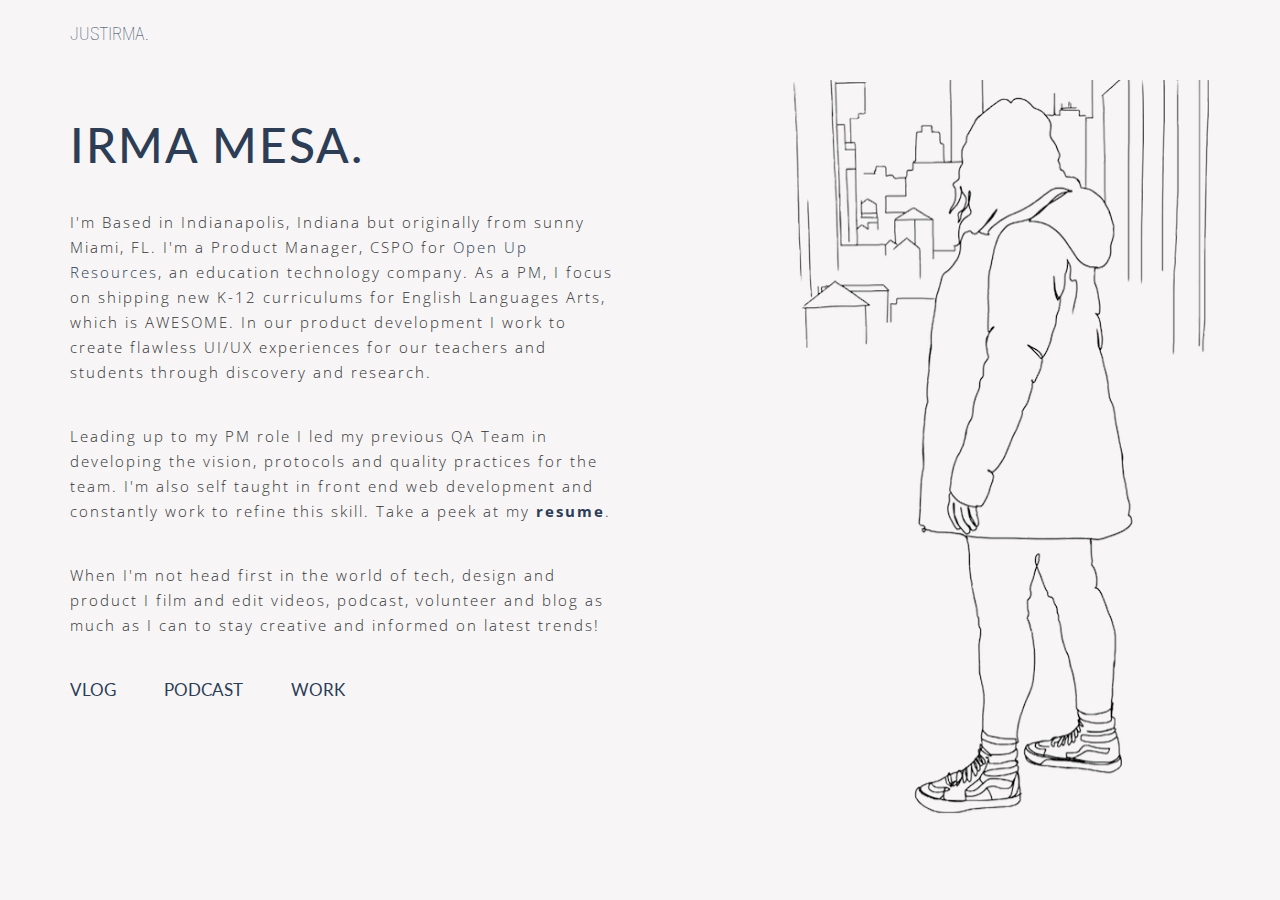
<file: index.html>
<!DOCTYPE html>
<html>

<head>
    <meta content="width=device-width, initial-scale=1" name="viewport">
    <title>Last name table</title>
    <!-- Favicon -->
    <link href='img/favicon.ico' rel='shortcut icon' type='image/x-icon'>
    <meta charset="utf-8">
    <!--SEO -->
    <meta content="irma mesa" name="description">
    <meta content="text/html; charset=utf-8" http-equiv="content-type">
    <!-- Google Fonts -->
    <link href="https://fonts.googleapis.com/css?family=Lato|Roboto+Condensed" rel="stylesheet">
    <link href="https://fonts.googleapis.com/css?family=Open+Sans:300" rel="stylesheet">
    <!-- Bootstrap CSS -->
    <link href="css/bootstrap.min.css" rel="stylesheet" type="text/css">
    <link rel="stylesheet" href="https://use.fontawesome.com/releases/v5.0.13/css/all.css" integrity="sha384-DNOHZ68U8hZfKXOrtjWvjxusGo9WQnrNx2sqG0tfsghAvtVlRW3tvkXWZh58N9jp"
        crossorigin="anonymous">
    <!-- Custom CSS -->
    <link href="css/styles.css" rel="stylesheet" type="text/css">
</head>

<body>
     <!-- Navigation -->
 <nav class="navbar navbar-light bg-light static-top">
        <div class="container">
          <a class="navbar-brand" href="#">JUSTIRMA.</a>

          <ul class="social-icons">
                <li>
                    <a href="mailto:irmaamesa@gmail.com">
                        <i class="far fa-envelope-open"></i>
                    </a>
                </li>
                <li>
                    <a href="http://twitter.com/_justirma">
                        <i class="fab fa-twitter"></i>
                    </a>
                </li>
                <li>
                    <a href="http://linkedin.com/in/irmamesa">
                        <i class="fab fa-linkedin-in"></i>
                    </a>
                </li>
                <li>
                    <a href="https://www.behance.net/irmamesa">
                        <i class="fab fa-behance"></i>
                    </a>
                </li>
                <li>
                    <a href="http://github.com/justirma">
                        <i class="fab fa-github"></i>
                    </a>
                </li>
                <li>
                    <a href="http://instagram.com/_justirma">
                        <i class="fab fa-instagram"></i>
                    </a>
                </li>
                <li>
                    <a href="https://medium.com/@irmatable">
                        <i class="fab fa-medium-m"></i>
                    </a>
                </li>
            </ul>
        </div>
      </nav>



    <section>
        <div class="container">
            <div class="row">
                <div class="about">
                    <div class="col-xs-12 col-sm-6 col-md-6 col-lg-6">
                        <h2>IRMA MESA.</h2>
                        <p class="about-msg">I'm Based in Indianapolis, Indiana but originally from sunny Miami,
                            FL. I'm a Product Manager, CSPO for <a href="https://openupresources.org/">Open Up Resources</a>, an education technology company. As a PM, I focus on shipping
                            new K-12 curriculums for English Languages Arts, which is AWESOME. In our product development I work to create flawless UI/UX experiences for our teachers and students through discovery and research.
                            <br>
                        </p>

                        <p class="about-msg">Leading up to my PM role I led my previous QA Team in developing the vision, protocols and quality practices
                            for the team. I'm also self taught in front end web development and constantly work to refine
                            this skill. Take a peek at my
                            <a href="Irma_Resume_2018.pdf"><strong>resume</strong></a>.
                        </p>

                        <p class="about-msg">When I'm not head first in the world of tech, design and product I film and edit videos, podcast,
                            volunteer and blog as much as I can to stay creative and informed on latest trends!</p>
                        <div>
                            <ul class="my-links">
                                <li>
                                    <a href="https://www.youtube.com/c/JustIrma">VLOG</a>
                                </li>
                                <li>
                                    <a href="https://soundcloud.com/prodship/tracks">PODCAST</a>
                                </li>
                                <li class="work">
                                    <a href="/work">WORK<!--<span class="work-change"></span>--></a>
                                </li>
                            </ul>
                        </div>
                    </div>
                </div>
                <!-- Pic on right -->
                <div class="pic col-xs-12 col-sm-6 col-md-6 col-lg-6">
                    <div class="lgpic">
                        <img src="img/me_pic.png" alt="pic of girl in coat">
                    </div>
                </div>
            </div>
    </section>

    <!-- jQuery library -->
    <script src="https://ajax.googleapis.com/ajax/libs/jquery/1.12.4/jquery.min.js" type="text/javascript"></script>
    <!-- Latest compiled JavaScript -->
    <script src="https://maxcdn.bootstrapcdn.com/bootstrap/3.3.7/js/bootstrap.min.js" type="text/javascript"></script>
</body>

</html>
</file>
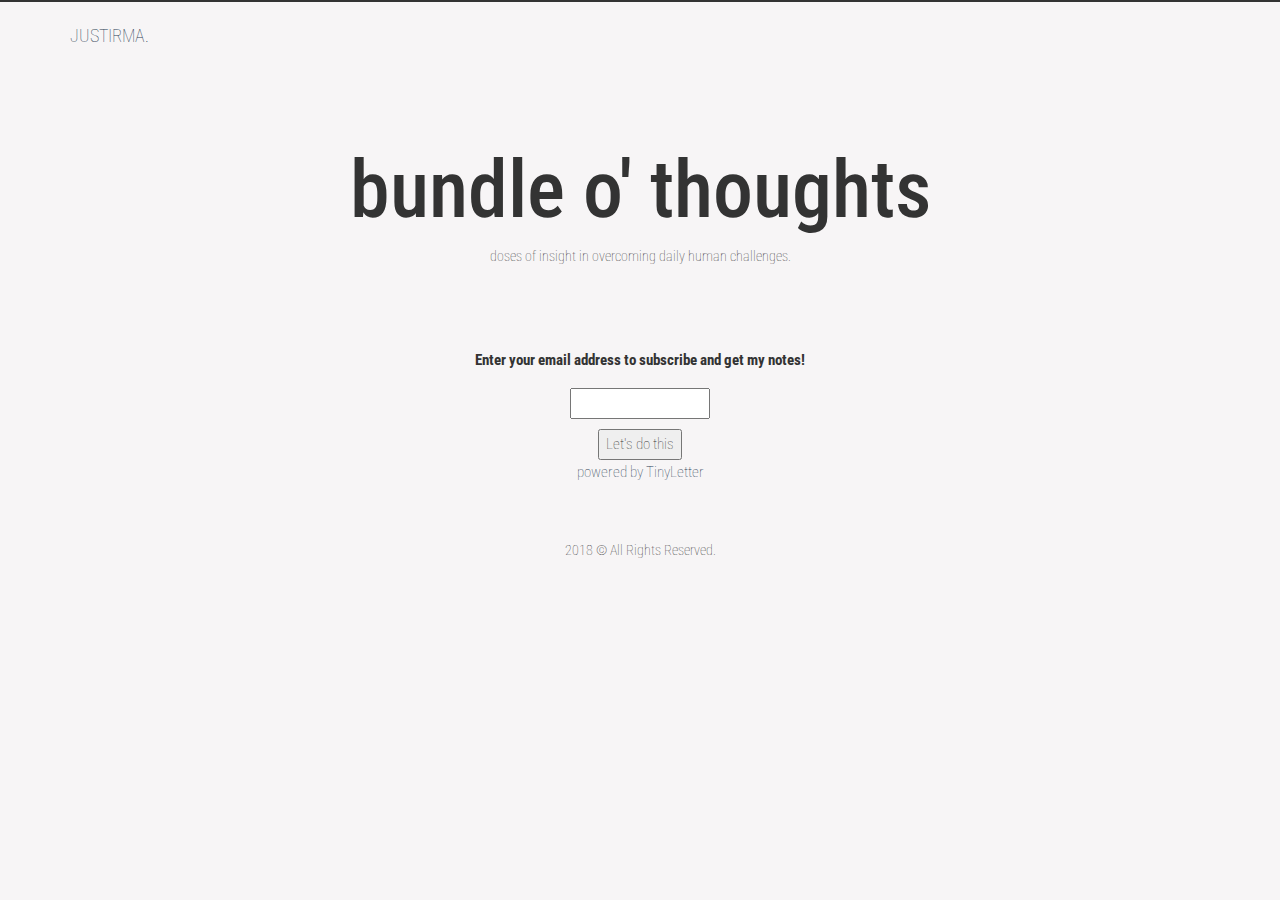
<file: blog.html>
<!DOCTYPE html>
<html>

<head>
    <meta content="width=device-width, initial-scale=1" name="viewport">
    <title>Last name table</title>
    <!-- Favicon -->
    <link href='img/favicon.ico' rel='shortcut icon' type='image/x-icon'>
    <meta charset="utf-8">
    <!--SEO -->
    <meta content="irma mesa" name="description">
    <meta content="text/html; charset=utf-8" http-equiv="content-type">
    <!-- Google Fonts -->
    <link href="https://fonts.googleapis.com/css?family=Lato|Roboto+Condensed" rel="stylesheet">
    <link href="https://fonts.googleapis.com/css?family=Open+Sans:300" rel="stylesheet">
    <!-- Bootstrap CSS -->
    <link href="css/bootstrap.min.css" rel="stylesheet" type="text/css">
    <link rel="stylesheet" href="https://use.fontawesome.com/releases/v5.0.13/css/all.css" integrity="sha384-DNOHZ68U8hZfKXOrtjWvjxusGo9WQnrNx2sqG0tfsghAvtVlRW3tvkXWZh58N9jp"
        crossorigin="anonymous">
    <!-- Custom CSS -->
    <link href="css/work.css" rel="stylesheet" type="text/css">
    <!-- PACE -->
    <link href="css/pace-theme-minimal.css" rel="stylesheet" />
    <script src="js/pace.js"></script>
</head>

<body>
    <!-- Navigation -->
    <nav class="navbar navbar-light bg-light static-top">
        <div class="container">
            <a class="navbar-brand" href="https://justirma.com">JUSTIRMA.</a>

            <ul class="social-icons">
                <li>
                    <a href="mailto:irmaamesa@gmail.com">
                        <i class="far fa-envelope-open"></i>
                    </a>
                </li>
                <li>
                    <a href="http://twitter.com/_justirma">
                        <i class="fab fa-twitter"></i>
                    </a>
                </li>
                <li>
                    <a href="http://linkedin.com/in/irmamesa">
                        <i class="fab fa-linkedin-in"></i>
                    </a>
                </li>
                <li>
                    <a href="https://www.behance.net/irmamesa">
                        <i class="fab fa-behance"></i>
                    </a>
                </li>
                <li>
                    <a href="http://github.com/justirma">
                        <i class="fab fa-github"></i>
                    </a>
                </li>
                <li>
                    <a href="http://instagram.com/_justirma">
                        <i class="fab fa-instagram"></i>
                    </a>
                </li>
                <li>
                    <a href="https://medium.com/@_justirma">
                        <i class="fab fa-medium-m"></i>
                    </a>
                </li>
            </ul>
        </div>
    </nav>


    <!-- Masthead -->
    <header class="masthead text-white text-center">
        <div class="overlay"></div>
        <div class="container">
            <div class="row">
                <div class="col-xl-9 mx-auto">
                    <h1 class="mb-5">bundle o' thoughts</h1>
                    <p>doses of insight in overcoming daily human challenges.</p>
                </div>
            </div>
        </div>
    </header>



    <!-- Image Showcases -->
    <section>
        <div class="container-fluid p-0">
            
                <form style="font-size:15px;padding:5px;text-align:center;" action="https://tinyletter.com/_justirma" method="post" target="popupwindow" onsubmit="window.open('https://tinyletter.com/_justirma', 'popupwindow', 'scrollbars=yes,width=800,height=600');return true"><p><label for="tlemail">Enter your email address to subscribe and get my notes!</label></p><p><input type="text" style="width:140px" name="email" id="tlemail" /></p><input type="hidden" value="1" name="embed"/><input type="submit" value="Let's do this" /><p><a href="https://tinyletter.com" target="_blank">powered by TinyLetter</a></p></form>
         

         </div>  
    </section>


    <!-- Footer aka Social -->
    <footer class="footer">
        <p>2018 © All Rights Reserved.</p>
    </footer>

    <!-- jQuery library -->
    <script src="https://ajax.googleapis.com/ajax/libs/jquery/1.12.4/jquery.min.js" type="text/javascript"></script>
    <!-- Latest compiled JavaScript -->
    <script src="https://maxcdn.bootstrapcdn.com/bootstrap/3.3.7/js/bootstrap.min.js" type="text/javascript"></script>
</body>

</html>
</file>
<file: css/styles.css>
body { 
  width: 100%;
  height: 100%;
  margin: 0px;
  box-sizing: border-box;    
  padding: 0px;
  font-family: 'Roboto Condensed', sans-serif;
  background-color: #f7f5f6;
  line-height: 25px;
  font-weight: lighter;
}

body a {
  color: #2c3d55;
  text-decoration: none;
}

a:hover {
  color: #71869c;
}

.navbar-brand {
  padding: 23px 15px; 
}

/* --- About --- */

.about {
  width: 100%;
  height: 100%;
}

.about a {
  text-decoration: none;
}

.about h4 {
  width: 9%;
  padding: 0;
  font-size: 20px;
  margin-top: 7%;
}

.about h2 {
  font-family: 'Lato', sans-serif;
  color: #2c3d55;
  font-size: 48px;
  letter-spacing: 2px;
  margin-top: 7%;
}

.about-msg {
margin-top: 7%;
font-size: 15px;
font-family: 'Open Sans', sans-serif;
letter-spacing: 2px;
}

/* Case Study 1 */
.case-study {
  background: rgb(251,252,253);
}

.case-study h1 {
  font-size: 65px;
}

.project-name {
  text-align: center;
}

.project-image img {
  width: 100%;
  margin-top: 5%;
}

/* Quick Links*/

.my-links {
  list-style-type: none;
  margin-top: 7%;
  padding-left: 0%;
}

.my-links li {
  display: inline;
  padding-right: 8%;
  font-size: 17px;
  font-family: 'Lato', sans-serif;
  font-weight: bolder;
}
/*
.work a .work-change:before{
  position: relative;
  content: 'WORK'
}

.work:hover a .work-change:before{
  display: none;
}

.work:hover a .work-change:after{
  content: 'COMING SOON';
}*/

.flex-container {
  display: flex;
  flex-flow: row wrap;
  margin: 0;
  list-style: none;
}

/* --- Large Pic --- */

.lgpic img{
  position: relative;
  left: 20%;
  width: 95%;
  height: 85vh;
}

@media (max-width: 768px) {
  img  {
    display:none;
}
}

/* --- Social Icons --- */
.social-icons {
  text-align: right;
  margin-top: 2%;
  list-style: none;
  }
  
  .social-icons a {
    text-decoration: none;
  }
  
  .social-icons li {
    display: inline-block;
    padding-right: .5%;
    font-size: 15px;
  
  }
  
  .social-icons .fab , .far {
    color:#2c3d55;
  }
  
  a:hover .social-icons{ 
    color: #71869c;  
  }
</file>
<file: css/work.css>
body { 
    width: 100%;
    height: 100%;
    margin: 0px;
    box-sizing: border-box;    
    padding: 0px;
    font-family: 'Roboto Condensed', sans-serif;
    background-color: #f7f5f6;
    line-height: 25px;
    font-weight: lighter;
    border-top: solid 2px
  }
  
  body a {
    color: #2c3d55;
    text-decoration: none;
  }

  .navbar-brand {
    padding: 23px 15px; 
  }

  header {
    margin-top: 5%;
    margin-bottom: 5%;
}

  .mb-5 {
    font-size: 8rem;
  }

  .blog-link {
    background-color: #f7f5f6;
    border: 1px solid #2bd592;
    border-radius: 4px;
    padding: 1%;
    font-family: 'Open Sans','Segoe UI', Tahoma, Geneva, Verdana, sans-serif;
    font-weight: bold;
  }

  a:hover .blog-link {
    color: #495772;
  }

  
  .showcase .showcase-text {
    padding: 3rem;
  }
  
  .showcase .showcase-img {
    min-height: 50rem;
    background-size: cover;
  }
  
  @media (min-width: 768px) {
    .showcase .showcase-text {
      padding: 7rem;
    }
  }

  .my-training-app ul {
    list-style-type: none;
    padding-left: 0px;
  }

  .game-app ul {
    list-style-type: none;
    padding-left: 0px;
  }
  
  /* Case Study 1 */
  .case-study {
    background: rgb(251,252,253);
  }
  
  .case-study h1 {
    font-size: 65px;
  }
  
  .project-name {
    text-align: center;
  }
  
  .project-image img {
    width: 100%;
    margin-top: 5%;
  }
  
  /* Quick Links*/
  
  .my-links {
    list-style-type: none;
    margin-top: 7%;
  }
  
  .my-links li {
    display: inline;
    padding-right: 8%;
    font-size: 17px;
    font-family: 'Lato', sans-serif;
    font-weight: bolder;
  }
  
  .work a .work-change:before{
    position: relative;
    content: 'WORK'
  }
  
  .work:hover a .work-change:before{
    display: none;
  }
  
  .work:hover a .work-change:after{
    content: 'COMING SOON';
  }
  
  .flex-container {
    display: flex;
    flex-flow: row wrap;
    margin: 0;
    list-style: none;
  }
  
  /* --- Large Pic --- */
  
  .lgpic img{
    position: relative;
    left: 20%;
    width: 95%;
    height: 85vh;
  }
  
  @media (max-width: 768px) {
    img  {
      display:none;
  }
  }
  
  /* --- Social Icons --- */
  .social-icons {
  text-align: right;
  margin-top: 2%;
  list-style: none;
  }
  
  .social-icons a {
    text-decoration: none;
  }
  
  .social-icons li {
    display: inline-block;
    padding-right: .5%;
    font-size: 15px;
  
  }
  
  .social-icons .fab , .far {
    color:#2c3d55;
  }
  
  a:hover .social-icons{ 
    color: #71869c;  
  }

  /* Footer */
 footer {
   margin: 0;
   padding: 0;
 }
 
 
  footer p {
    text-align: center;
    padding-top: 3%;
  }
</file>
<file: css/pace-theme-minimal.css>
/* This is a compiled file, you should be editing the file in the templates directory */
.pace {
  -webkit-pointer-events: none;
  pointer-events: none;

  -webkit-user-select: none;
  -moz-user-select: none;
  user-select: none;
}

.pace-inactive {
  display: none;
}

.pace .pace-progress {
  background: #000000;
  position: fixed;
  z-index: 2000;
  top: 0;
  right: 100%;
  width: 100%;
  height: 2px;
}
</file>
